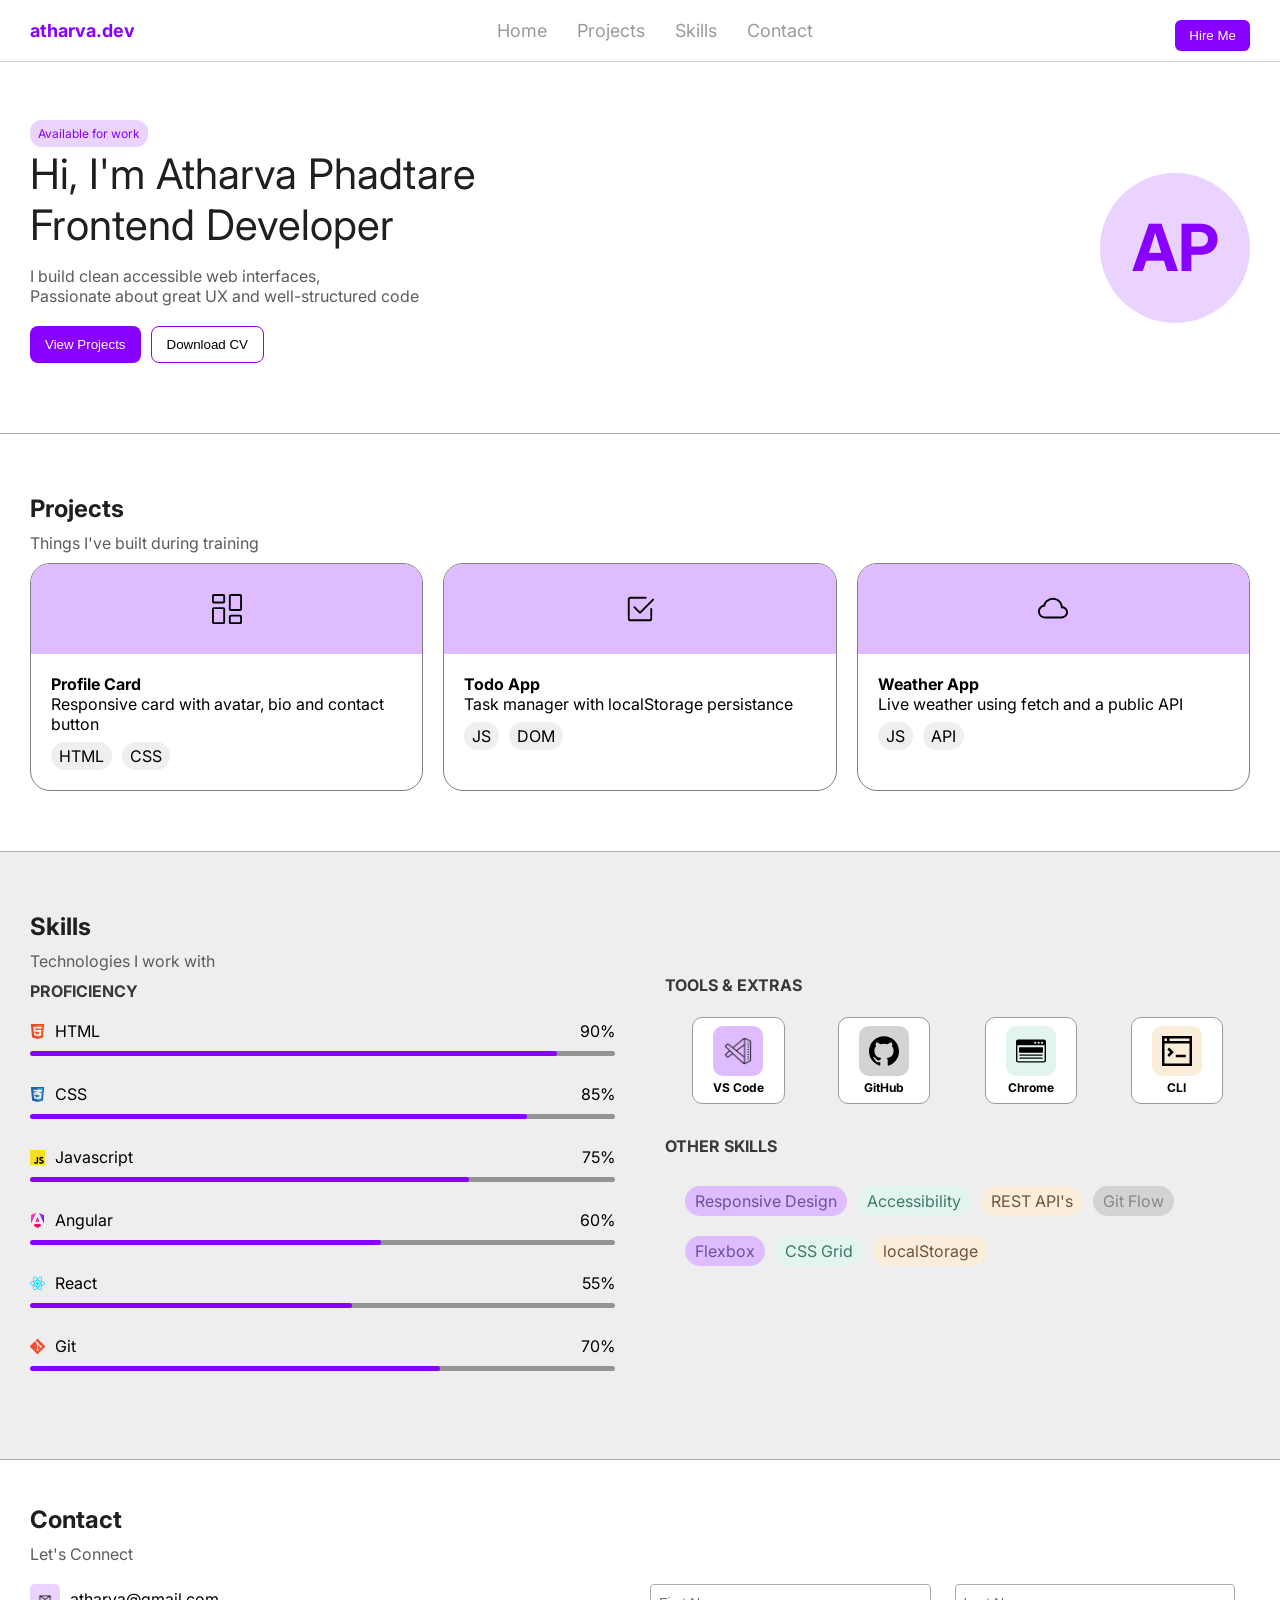
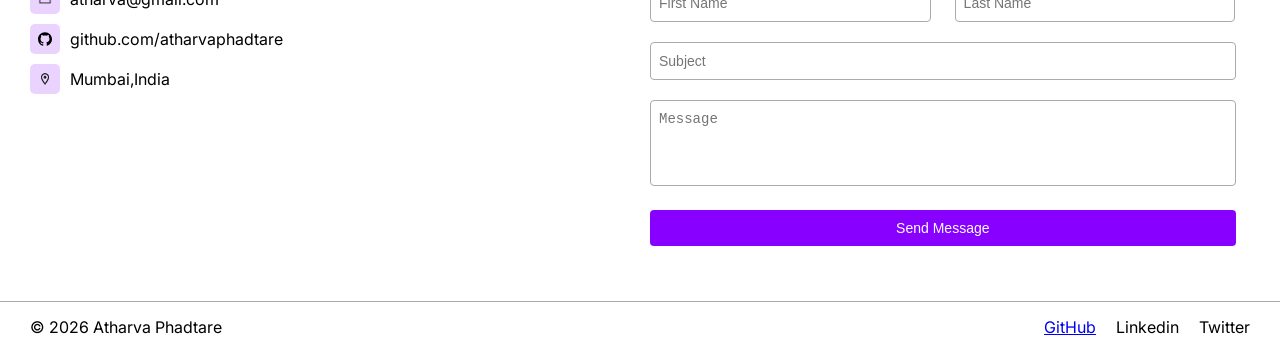
<file: index.html>
<!DOCTYPE html>
<html lang="en">
<head>
    <meta charset="UTF-8">
    <meta name="viewport" content="width=device-width, initial-scale=1.0">
    <title>Atharva Phadtare</title>
    <link rel="stylesheet" href="css/style.css">
    <link rel="preconnect" href="https://fonts.googleapis.com">
<link rel="preconnect" href="https://fonts.gstatic.com" crossorigin>
<link href="https://fonts.googleapis.com/css2?family=Inter:ital,opsz,wght@0,14..32,100..900;1,14..32,100..900&display=swap" rel="stylesheet">
</head>
<body>
    <header>
        <div class="logo">atharva.dev</div>
    <nav class="top-nav">
        <ul>
            <li>
                <a href="#home">Home</a>
            </li>
            <li>
                <a href="#project">Projects</a>
            </li>
            <li>
                <a href="#skills">Skills</a>
            </li>
            <li>
                <a href="#contact">Contact</a>
            </li>
        </ul>
    </nav>
    <button class="hire-me">
        Hire Me
    </button>
    </header>

    <section class="hero" id="home">
        <div class="hero-info">
        <span class="work-badge">
            Available for work
        </span>
        <div class="hero-title">
            Hi, I'm Atharva Phadtare <br> Frontend Developer
        </div>
        <div class="hero-description">I build clean accessible web interfaces,<br> Passionate about great UX and well-structured code</div>
        <div class="hero-btn">
            <button class="hero-btn-wbg">View Projects</button>
            <button class="hero-btn-wobg">Download CV</button>
        </div>
        </div>
        <div class="hero-icon">
            <div class="icon-circle">AP</div>
        </div>
    </section>
    <section class="pro" id="project">
        <div class="pro-headline">Projects</div>
        <div class="pro-des">Things I've built during training</div>
        <div class="pro-container">
            <div class="pro-card">
                <div class="pro-card-up">
                    <img src="icons/columns-gap.svg" class="pro-icons" />
                </div>
                <div class="pro-card-down">
                    <h4>Profile Card</h4>
                    <p>Responsive card with avatar, bio and contact button</p>
                    <div class="pro-tag-flex">
                        <span class="pro-tag">HTML</span>
                        <span class="pro-tag">CSS</span>
                    </div>
                </div>
            </div>
            <div class="pro-card">
                <div class="pro-card-up">
                    <img src="icons/check2-square.svg" class="pro-icons" />
                </div>
                <div class="pro-card-down">
                    <h4>Todo App</h4>
                    <p>Task manager with localStorage persistance</p>
                    <div class="pro-tag-flex">
                        <span class="pro-tag">JS</span>
                        <span class="pro-tag">DOM</span>
                    </div>
                </div>
            </div>
            <div class="pro-card">
                <div class="pro-card-up">
                    <img src="icons/cloud.svg" class="pro-icons" />
                </div>
                <div class="pro-card-down">
                    <h4>Weather App</h4>
                    <p>Live weather using fetch and a public API</p>
                    <div class="pro-tag-flex">
                        <span class="pro-tag">JS</span>
                        <span class="pro-tag">API</span>
                    </div>
                </div>
            </div>
        </div>
    </section>
    <section class="skills" id="skills">

        
        <div class="skills-headline">Skills</div>
        <div class="skills-des">Technologies I work with</div>


        <div class="skills-flex">
        <div class="skills-left">
        <h4 style="padding-bottom: 20px; color: #383838;">PROFICIENCY</h4>
        <div class="skill">
            <div class="skill-info">
                <div class="left">
                    <img src="icons/html-icon.svg" width="15px" height="15px"/>
                    <span>HTML</span>
                </div>
                <span>90%</span>
        </div>
        <div class="progress">
            <div class="progress-bar html"></div>
        </div>
        </div>

        <div class="skill">
            <div class="skill-info">
                <div class="left">
                    <img src="icons/css-icon.svg" width="15px" height="15px"/>
                    <span>CSS</span>
                </div>
                <span>85%</span>
        </div>
        <div class="progress">
            <div class="progress-bar css"></div>
        </div>
        </div>

        <div class="skill">
            <div class="skill-info">
                <div class="left">
                    <img src="icons/javascript-programming-language-icon.svg" width="15px" height="15px"/>
                    <span>Javascript</span>
                </div>
                <span>75%</span>
        </div>
        <div class="progress">
            <div class="progress-bar javascript"></div>
        </div>
        </div>

          <div class="skill">
            <div class="skill-info">
                <div class="left">
                    <img src="icons/angular-icon.svg" width="15px" height="15px"/>
                    <span>Angular</span>
                </div>
                <span>60%</span>
        </div>
        <div class="progress">
            <div class="progress-bar angular"></div>
        </div>
        </div>

        <div class="skill">
            <div class="skill-info">
                <div class="left">
                    <img src="icons/react-js-icon.svg" width="15px" height="15px"/>
                    <span>React</span>
                </div>
                <span>55%</span>
        </div>
        <div class="progress">
            <div class="progress-bar react"></div>
        </div>
        </div>

        <div class="skill">
            <div class="skill-info">
                <div class="left">
                    <img src="icons/git-icon.svg" width="15px" height="15px"/>
                    <span>Git</span>
                </div>
                <span>70%</span>
        </div>
        <div class="progress">
            <div class="progress-bar git"></div>
        </div>
        </div>

        </div>
        <div class="skills-right">
        <h4 style="padding-bottom: 20px; color: #383838;">TOOLS & EXTRAS</h4>
        <div class="tools-grid">
        <div class="tools">
            <img src="icons/icons8-visual-studio-code-2019-64.png" class="tools-icons vs"/>
            <h6>VS Code</h6>
        </div>
        <div class="tools">
            <img src="icons/github-icon.svg" class="tools-icons github"/>
            <h6>GitHub</h6>
        </div>
        <div class="tools">
            <img src="icons/browser-window-black-icon.svg"class="tools-icons chrome" />
            <h6>Chrome</h6>
        </div>
        <div class="tools">
            <img src="icons/Command Interface.svg"  class="tools-icons cli"/>
            <h6>CLI</h6>

        </div>
        </div>
        <h4 style="padding-bottom: 10px; color: #383838;">OTHER SKILLS</h4>
        <div class="skills-other">
            <div class="skills-other-flex">
            <span class="vs-tag">Responsive Design</span>
            <span class="chrome-tag">Accessibility</span>
            <span class="cli-tag">REST API's</span>
            <span class="github-tag">Git Flow</span>
            </div>
            <div class="skills-other-flex">
                <span class="vs-tag">Flexbox</span>
                <span class="chrome-tag">CSS Grid</span>
                <span class="cli-tag">localStorage</span>
            </div>
        </div>
        </div>
        </div>
    </section>
    <section class="contact" id="contact">
        <div class="contact-headline">Contact</div>
        <div class="contact-des">Let's Connect</div>
        <div class="contact-flex">
        <div>


        <div class="contact-opts">
            <img src="icons/icons8-mail-32.png" class="contact-icons"/>
            <p>atharva@gmail.com</p>
        </div>
        <div class="contact-opts">
            <img src="icons/github-icon.svg" class="contact-icons" />
            <p>github.com/atharvaphadtare</p>
        </div>
        <div class="contact-opts">
            <img src="icons/icons8-location-24.png" class="contact-icons" />
            <div>Mumbai,India</div>
        </div>
        </div>
        <div class="contact-form">
            <form>
                <input type="text" id="fname" name="fname" placeholder="First Name" class="form-input fname">
                <input type="text" id="lname" name="lname" placeholder="Last Name" class="form-input fname">
                <input type="text" id="subject" name="subject" placeholder="Subject" class="form-input"><br>
                <textarea type="text" id="message" name="message" placeholder="Message" rows="4" class="form-input"></textarea>
                <button type="submit" class="form-button">Send Message</button>
            </form>
        </div>
        </div>
    </section>
    <footer class="footer">
        <p>&copy; 2026 Atharva Phadtare</p>
        <div class="social">
            <a href="https://github.com/atharva-phadtare-iterforge">GitHub</a>
            <a>Linkedin</a>
            <a>Twitter</a>
        </div>
    </footer>

    <!-- BOTTOM NAVBAR -->
    <nav class="bottom">
        <ul>
        <li class="bottom-btn">
                <a href="#home">
                <img src="icons/home-1-svgrepo-com.svg" class="mob-icons"/>
            <span>Home</span>
        </a>
        </li>
            <li class="bottom-btn">
            <a href="#project">
                    <img src="icons/kanban.svg" class="mob-icons project-icon"/>
                    <span>Project</span>
                </a>
            </li>
        <li class="bottom-btn" >
            <a href="#skills">
                <img src="icons/bar-chart-fill.svg" class="mob-icons"/>
                <span>Skills</span>
            </a>
        </li>
            <li class="bottom-btn">
                <a  href="#contact">
                    <img src="icons/envelope.svg" class="mob-icons"/>
                    <span>Contact</span>
                </a>
            </li>
        </ul>
        </nav>

</body>
</html>
</file>
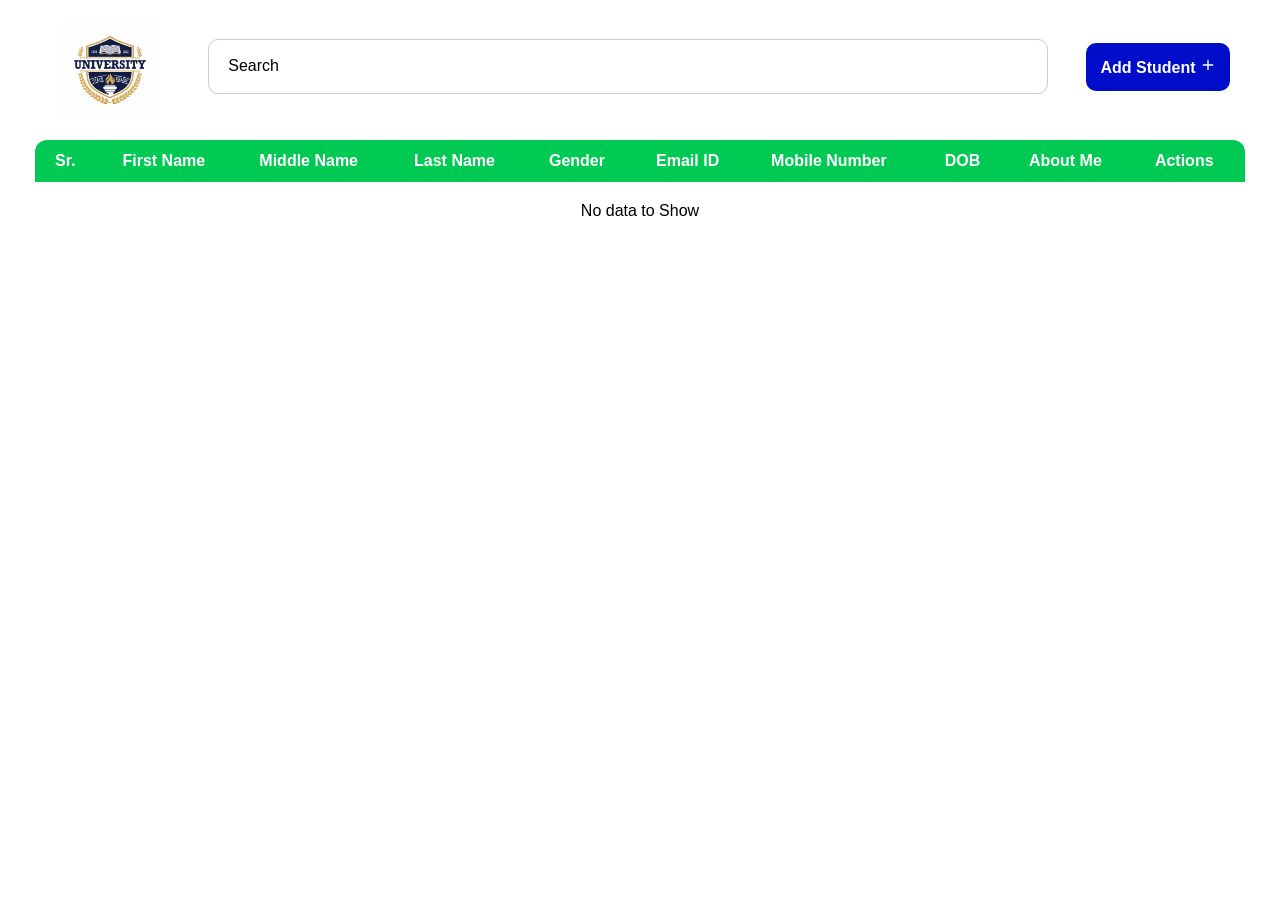
<file: student-form.html>
<!DOCTYPE html>
<html lang="en">
<head>
    <meta charset="UTF-8">
    <meta name="viewport" content="width=device-width, initial-scale=1.0">
    <title>Student Form</title>

    <link rel="stylesheet" href="css/student-form.css">
</head>
<body onclick="readAll()">

    <div class="container">
        <div class="form-container">
            <h2>Student Registration Form</h2>
            <p>Please fill in the form</p>
            <form id="student-form" onsubmit="submitForm(event)" onreset="resetForm()">
                <div class="input-group">
                    <input type="text" id="firstName" autocomplete="off" placeholder=" " onblur="validateFirstName()" oninput="capitalize(this)">
                    <label for="firstName">First Name<span>*</span></label>

                    <small class="error" id="firstNameError"></small>
                </div>

                <div class="input-group">
                    <input type="text" id="middleName"  autocomplete="off" placeholder=" " onblur="validateMiddleName()" oninput="capitalize(this)">
                    <label for="middleName">Middle Name<span>*</span></label>

                    <small class="error" id="middleNameError"></small>
                </div>

                <div class="input-group">
                    <input type="text" id="lastName" autocomplete="off" placeholder=" " onblur="validateLastName()" oninput="capitalize(this)">
                    <label for="lastName">Last Name<span>*</span></label>

                    <small class="error" id="lastNameError"></small>
                </div>

                <div class="gender-box">
        
                    <legend class="gender-title">Gender<span>*</span></legend>

                    <div class="radio-group">
                        <label class="radio-label" >
                        <input type="radio" id="male" name="gender" value="Male" onchange="validateGender()">Male
                        </label>
                        <label class="radio-label">
                        <input type="radio" id="female" name="gender" value="Female" onchange="validateGender()">Female
                        </label>
                    </div>

                    <small class="error" id="genderError"></small>
                </div>

                <div class="input-group">
                    <input type="email" id="email" autocomplete="off" placeholder=" " onblur="validateEmail()" >
                    <label for="email">Email<span>*</span></label>

                    <small class="error" id="emailError" ></small>
                </div>

                <div class="input-group">
                    <input type="tel" id="mobile" autocomplete="off" placeholder=" " maxlength="10" pattern="[0-9]{10}" onblur="validateMobile()">
                    <label for="mobile">Mobile Number<span>*</span></label>

                    <small class="error" id="mobileError"></small>
                </div>

                <div class="input-group">
                    <input type="date" id="birthDate" autocomplete="off" placeholder=" " onchange="validateBirthDate()">
                    <label class="date-label" for="birthDate">Birth Date<span>*</span></label>

                    <small class="error" id="birthDateError"></small>
                </div>

                <div class="about-toggle">
                <label class="checkbox-label">
                    <input type="checkbox" id="enableAboutMe" onchange="toggleAboutSection()" >
                    Add About Me
                </label>

                <div class="input-group aboutCheck">    
                    <div id="aboutSection">
                    <textarea id="aboutMe" rows="8" maxlength="1024" placeholder=" "onblur="validateAboutMe()" oninput="updateCharacterCount()"></textarea>
                    <label for="aboutMe"></label>
                    
                    <div class="about-footer">
                        
                        <small class="error" id="aboutError"></small>
                        <small id="characterCount">0 / 1024</small>
                    </div>
                </div>
            </div>
                </div>
                <div class="button-group">
                <button type="submit" class="submit-btn">Register</button>
                <button type="reset" class="cancel-btn">Cancel</button>
                </div>
        </form>
    </div>
        <div class="search-flex">
            <img src="./icons/logo.jpg" class="logo-sms" />
            <div class="search-box input-group">
                <input type="text"  id="search" placeholder=" " onkeyup="searchStudent()" >
                <label for="search">Search</label>
            </div>
        <div class="add-button">
        <button class="add-btn" onclick="create()"><span>Add Student</span> <svg xmlns="http://w3.org" viewBox="0 0 24 24" width="16" height="16" fill="currentColor">
  <path d="M19 11h-6V5c0-.6-.4-1-1-1s-1 .4-1 1v6H5c-.6 0-1 .4-1 1s.4 1 1 1h6v6c0 .6.4 1 1 1s1-.4 1-1v-6h6c.6 0 1-.4 1-1s-.4-1-1-1z"/>
</svg></button>
        </div>
        </div>

        <div class="table-container">
            <table>
                <thead>
                    <th>Sr.</th>
                    <th id="firstNameHeader" onclick="sortTable('firstName', this)">First Name</th>
                    <th>Middle Name</th>
                    <th id="lastNameHeader" onclick="sortTable('lastName', this)">Last Name</th>
                    <th id="genderHeader" onclick="sortTable('gender', this)">Gender</th>
                    <th id="emailHeader" onclick="sortTable('email', this)">Email ID</th>
                    <th id="mobileHeader" onclick="sortTable('mobile', this)">Mobile Number</th>
                    <th id="birthDateHeader" onclick="sortTable('birthDate', this)">DOB</th>
                    <th>About Me</th>
                    <th>Actions</th>
                </thead>
                <tbody class="data-table">

                </tbody>
            </table>
            <div id="pagination"></div>
        </div>
    </div>

    <div id="confirmModal" class="modal">
        <div class="modal-content">
            <h3 id="modalTitle">Confirmation</h3>

            <p id="modalMessage">
                Are you Sure?
            </p>

            <div class="modal-button">
                <button id="yesBtn">Yes</button>
                <button id="noBtn">No</button>
            </div>
        </div>
    </div>

    <script src="js/student-form.js"></script>
    
</body>
</html>
</file>
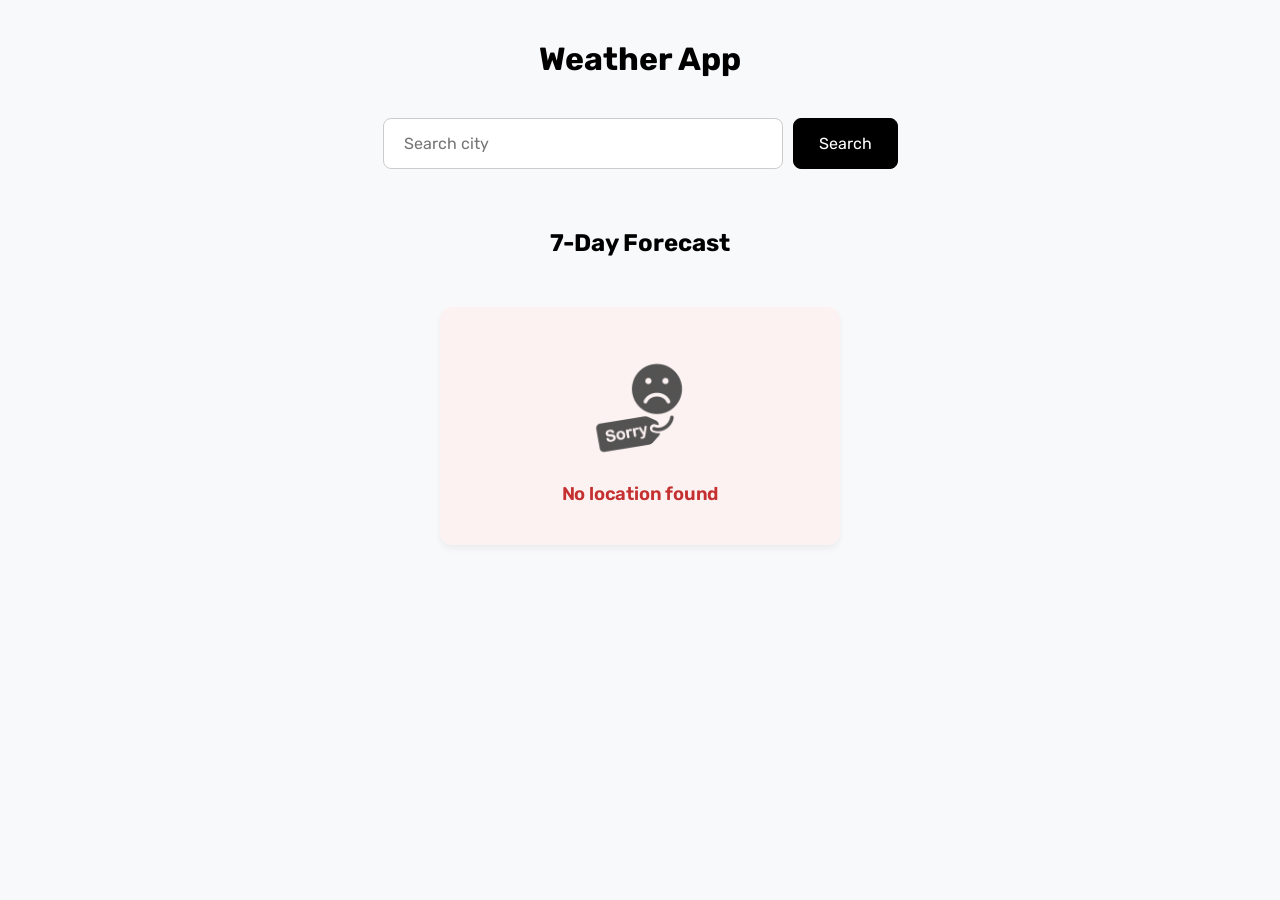
<file: weather.html>
<!DOCTYPE html>
<html lang="en">
<head>
    <meta charset="UTF-8">
    <meta name="viewport" content="width=device-width, initial-scale=1.0">
    <title>Weather App</title>

    <link rel="stylesheet" href="css/weather.css">
    <link rel="preconnect" href="https://fonts.googleapis.com">
    <link rel="preconnect" href="https://fonts.gstatic.com" crossorigin>
    <link href="https://fonts.googleapis.com/css2?family=Rubik:ital,wght@0,300..900;1,300..900&display=swap" rel="stylesheet">
</head>
<body>
    <h1 class="title">Weather App</h1>
    <div class="search-box">
            <input type="search" id="locationInput" class="input-search" placeholder="Search city" >
            <button type="submit" id="searchButton" onclick="searchLocation()">Search</button>
    </div>
    <div class="results">
        <div class="result-container" id="resultsCard">
            <div class="card-overlay"></div>
            <div class="icon-flex">
                <div>
                    <h4 id="result-city"></h4>
                    <h4 id="temperature">35 °C</h4>
                    <h5 id="temperature-max">41 °C</h5>
                    <h5 id="temperature-min">28 °C</h5>
                </div>
            <div>
                <img id="temperature-icon" alt="weather icon" />
                <h5 id="result-description" class="main-desc"></h5>
            </div>
            </div>
        </div>
    </div>
    <div id="loading" class="loading-container">
        <div class="spinner"></div>
        <p>Loading...</p>
    </div>
    <h2 style="text-align: center; margin-top: 30px;">7-Day Forecast</h2>
    <div id="forecast-container"></div>

    <script src="js/weather.js"></script>
</body>
</html>
</file>
<file: css/style.css>
* {
    margin: 0;
    padding: 0;
    box-sizing: border-box;
}

body {
    font-family: Inter, 'sans-serif';
}

html {
    scroll-behavior: smooth;
}

/* ------------------------------- */
/* ----------- HEADER ------------ */
/* ------------------------------- */

header {
    display: flex;
    
    justify-content: space-between;
    padding: 10px 30px;
    padding-top: 20px;
    border-bottom: 1px solid #d3d3d3;

    position: sticky;
    top: 0;
    z-index: 1000;
    background-color: #fff;
}

.logo {
    color: #8800ff;
    font-size: 18px;
    font-weight: bolder;
}


.top-nav ul {
    display: flex;
    list-style-type: none;
    align-items: center;
    justify-content: space-around;
    gap: 30px;
}

.top-nav a {
    text-decoration: none;
    color: #9b9b9b;
    font-size: 18px;
    align-items: center;
    justify-items: center;
}

.top-nav a:hover {
    color:#8800ff
}

.hire-me {
    background-color: #8800ff;
    color: #fff;
    padding: 8px 14px;
    border: none;
    border-radius: 6px;
}

.bottom {
    display: none;
}

@media screen and (max-width: 767px) {
    .top-nav {
        display: none;
    }

    .bottom {
        display: flex;
        justify-content: space-between;
        position: sticky;
        z-index: 100;
        bottom: 0;
        left: 0;
        padding: 10px 25px;
        background-color: #fff;
        border-top: 5px solid #9b9b9b;

    }

    .bottom ul {
        display: flex;
        list-style-type: none;
        align-items: center;
        justify-content: space-around;
        gap: 50px;
    }

    .bottom a {
        text-decoration: none;
        color: #9b9b9b;
        font-size: 16px;
        align-items: center;
        justify-items: center;
        padding: 0;
        width: 100%;
    }

    .mob-icons {
        width: 25px;
        height: 25px;
        color: #9b9b9b;
        align-content: center;
        margin-left: 8px;

    }

    .bottom-btn {
        color: #5c5c5c;
    }

    .bottom-button.active {
        background-color: #8800ff;
    }
    
    
}

/* ----------------------------- */
/* ----------- HERO ------------ */
/* ----------------------------- */

.hero {
    display: flex;
    justify-content: space-between;
    align-items: center;
    padding: 60px 30px;
    gap: 20%;
    border-bottom: 1px solid #aaaaaa;
}

.work-badge {
    color: #8800ff;
    background-color: #ead3ff;
    font-size: 12px;
    padding: 6px 8px;
    margin: 8px 0px;
    border-radius: 12px;
}

.hero-title {
    font-size: 42px;
    color: #1f1f1f;
    padding: 6px 0px;
}

.hero-description {
    color: #5c5c5c;
    padding: 10px 0px;
    font-size: 16px;
}

.hero-btn {
    display: flex;
    justify-content: left;
    gap: 10px;
    padding: 10px 0px;
}

.hero-btn-wbg {
    padding: 10px 15px;
    background-color: #8800ff;
    color: #fff;
    border: none;
    border-radius: 8px;

}

.hero-btn-wobg {
    padding: 10px 15px;
    border: 1px solid #8800ff;
    border-radius: 8px;
    background-color: #fff;
}

.hero-icon {
    display: flex;
    justify-content: right;
    flex: 1;
}

.icon-circle {
    width: 150px;
    height: 150px;
    border-radius: 50%;
    display: flex;
    justify-content: center;
    align-items: center;

    font-size: 65px;
    font-weight: bold;
    background-color: #ead3ff;
    color: #8800ff;
}

@media screen and (max-width: 767px) {
    .hero-title {
    font-size: 24px;
    color: #1f1f1f;
    }

    .hero {
        flex-direction: column-reverse;
        align-items: center;
    }

    .hero-info {
        display: flex;
        flex-direction: column;
        align-items: center;
    }

    .hero-icon {
        padding-bottom: 20px;
    }

    .work-badge {
        display: inline-flex;
        align-items: center;
        justify-content: center;
        width: fit-content;

    }

    .hero-title {
        text-align: center;
    }

    .hero-description {
        text-align: center;
    }

    .hero-btn {
        display: flex;
        justify-content: center;
        align-items: center;
    }
}

/* --------------------------------- */
/* ----------- PROJECTS ------------ */
/* --------------------------------- */

.pro {
    padding: 60px 30px;
    border-bottom: 1px solid #aaaaaa;
}

.pro-headline {
    font-size: 24px;
    font-weight: bold;
    color:#1f1f1f;
}

.pro-des {
    color: #5c5c5c;
    padding: 10px 0px;
}

.pro-container {
    display: grid;
    grid-template-columns: 1fr 1fr 1fr;
    gap: 20px;
}

.pro-card {
    border: 1px solid #808080;
    border-radius: 20px;
    overflow: hidden;

}

.pro-card-up {
    height: 90px;
    background-color: #dfbbff;
    display: flex;
    justify-content: center;
    align-items: center;
    
}

.pro-card-down {
    padding: 20px;
   
}

.pro-card-down h4 p{
    margin-bottom: 8px;
   
}

.pro-icons {
    height: 30px;
    width: 30px;
    background-color: #dfbbff;
}

.pro-tag-flex {
    display: flex;
    justify-content: left;
    align-items: center;
    gap: 10px;
    padding-top: 8px;
}

.pro-tag {
    background-color: #efefef;
    border-radius: 15px;
    padding: 4px 8px;
}

@media screen and (max-width: 767px) {
    .pro-container {
        grid-template-columns: 1fr;
    }
}

/* ------------------------------- */
/* ----------- SKILLS ------------ */
/* ------------------------------- */

.skills {
    width: 100%;
    padding: 60px 30px;
    border-bottom: 1px solid #aaaaaa;
    background-color: #eeeeee;
}


.skills-headline {
    font-size: 24px;
    font-weight: bold;
    color:#1f1f1f;
}

.skills-des {
    color: #5c5c5c;
    padding: 10px 0px;
}

.skill {
    margin-bottom: 28px;
}

.skill-info {
    display: flex;
    justify-content: space-between;
    align-items: center;
    margin-bottom: 10px;
}

.left {
    display: flex;
    align-items: center;
    gap: 10px;
}

.progress {
    width: 100%;
    height: 5px;
    background-color: #949494;
    border-radius: 10px;
    overflow: hidden;
}

.progress-bar {
    height: 100%;
    background-color: #8800ff;
    border-radius: 10px;
}

.html {
    width: 90%;
}

.css {
    width: 85%;
}

.javascript {
    width: 75%;
}

.angular {
    width: 60%;
}

.react {
    width: 55%;
}

.git {
    width: 70%;
}

.skills-flex {
    display: flex;
    justify-content: center;
    align-items: center;
    gap: 50px;
    
}

.skills-left {
    width: 50%;
}

.skills-right {
    width: 50%;
    margin-top: -120px;
}

.tools-grid {
    display: grid;
    grid-template-columns: 1fr 1fr 1fr 1fr;
    justify-items: center;
    padding-bottom: 30px;
}

.tools {
    justify-content: center;
    align-items: center;
    padding: 20px 50px;
    border: 1px solid #9b9b9b;
    border-radius: 10px;
    background-color: #fff;
}

.tools-icons {
    width: 50px;
    height: 50px;
    color: #000;
    padding: 10px;
    border-radius: 10px;
}

.vs {
    background-color: #dfbbff;
}

.vs-tag {
    background-color: #dfbbff;
    padding: 5px 10px;
    border-radius: 20px;
    color: #6a529f;
}

.github {
    background-color: #d3d3d3;
}

.github-tag {
    background-color: #d3d3d3;
    padding: 5px 10px;
    border-radius: 20px;
    color:#898782;
}

.chrome {
    background-color: #e1f5ee;
    color: #3e796c;
}

.chrome-tag {
    background-color: #e1f5ee;
    color: #3e796c;
    padding: 5px 10px;
    border-radius: 20px;
}

.cli {
    background-color: #faeeda;
}

.cli-tag {
    background-color: #faeeda;
    color: #70533f;
    padding: 5px 10px;
    border-radius: 20px;
}

.tools h6 {
    align-items: center;
    text-align: center;
    font-size: 12px;
}

.skills-other-flex {
    margin: 20px;
}

@media screen and (max-width: 767px) {
    .skills-flex {
        flex-direction: column;
    }

    .skills-left {
        width: 100%;
    }

    .skills-right {
        width: 100%;
        padding-top: 60px;
    }

    .tools-grid {
        grid-template-columns: repeat(4, 1fr);
    }

    .tools {
        margin: 5px 0px;
    }


    .tools {
        padding: 5px 10px;
    }

    .tools-icon {
        padding: 0;
        width: 20px;
        height: 20px;
    }

    .skills-other-flex {
        display: flex;
        flex-wrap: wrap;
        gap: 10px;
        align-items: center;
    }

}

@media screen and (max-width: 1024px) {
    .tools {
        margin: 2px;
        padding: 8px 20px;
    }

    .skills-other-flex {
        display: flex;
        flex-wrap: wrap;
        gap: 10px;
        align-items: center;
    }
}

@media screen and (max-width: 1440px) {
    .tools {
        margin: 2px;
        padding: 8px 20px;
    }

    .skills-other-flex {
        display: flex;
        flex-wrap: wrap;
        gap: 10px;
        align-items: center;
    }
}

/* -------------------------------- */
/* ----------- CONTACT ------------ */
/* -------------------------------- */

.contact {
    width: 100%;
    padding: 45px 30px;
    border-bottom: 1px solid #aaaaaa;
}


.contact-headline {
    font-size: 24px;
    font-weight: bold;
    color:#1f1f1f;
}

.contact-des {
    color: #5c5c5c;
    padding: 10px 0px;
}

.contact-opts {
    display: flex;
    justify-items: center;
    align-items: center;
    margin: 10px;
    margin-left: 0px;
    width: 50%;
}

.contact-icons {
    width: 30px;
    height: 30px;
    padding: 8px;
    border-radius: 5px;
    background-color: #ead3ff;
    color: #6a529f;
    margin-right: 10px;
}

.contact-flex {
    display: flex;
    justify-content: space-between;
    align-items: top;
    gap: 40px;
}

.contact-form {
    width: 50%;

}

.form-input {
    width: 96%;
    padding: 10px 8px;
    border: 1px solid #aaaaaa;
    margin: 10px;
    border-radius: 4px;
    font-size: 14px;
    outline: none;
}

.fname {
    width: 46%;
}

.form-button {
    width: 96%;
    padding: 10px 8px;
    margin: 10px;
    border-radius: 4px;
    font-size: 14px;
    color: #fff;
    background-color: #8800ff;
    border: none;
}

@media screen and (max-width: 767px) {
    .contact-flex {
        flex-direction: column;
    }

    .contact-form {
        width: 100%;
    }

    .fname {
        width: 96%;
    }
}

@media screen and (max-width: 1024px) {
    .fname {
        width: 96%;
    }
}

/* -------------------------------- */
/* ----------- CONTACT ------------ */
/* -------------------------------- */

.footer {
    width: 100%;
    padding: 15px 30px;
    display: flex;
    justify-content: space-between;
    align-items: center;

}

textarea {
    resize: none;
}

.social {
    display: flex;
    gap: 20px;
}

@media screen and (max-width: 767px) {
    .footer {
        display: flex;
        flex-direction: column;
        justify-content: center;
        align-items: center;
    }

    .social {
        padding-top: 10px;
    }
}
</file>
<file: css/student-form.css>
* {
    margin: 0;
    padding: 0;
    box-sizing: border-box;
    font-family: 'Inter', sans-serif;
}

.container {
    width: 100%;
    display: flex;
    flex-direction: column;
    align-items: center;
    justify-content: center;
}

.form-container {
    display: none;
    width: 100%;
    max-width: 600px;
    margin: 20px 0px;
    background-color: #fff;
    padding: 35px;
    border-radius: 18px;
}

.form-container h2 {
    text-align: center;
    color: #1c1c1c;
    margin-bottom: 30px;
}

.form-container p {
    text-align: center;
    color: #777;
    margin-bottom: 30px;
}

@media screen and (max-width: 767px) {
    .card {
        margin: 10px;
    }
}

/*--------------------*/
/*------- FORM -------*/
/*--------------------*/

.input-group {
    position: relative;
    width: 100%;
    margin-bottom: 28px;
}


.input-group input,
.input-group textarea {
    width: 100%;
    height: 55px;
    padding: 16px 15px;
    border: 1px solid #ccc;
    border-radius: 10px;
    outline: none;
    font-size: 15px;
    background: transparent;
    transition: 0.3s;
    resize: none;
}

.input-group input:focus,
.input-group textarea:focus {
    border-color: #000;
}

.input-group label {
    position: absolute;
    left: 15px;
    top: 50%;
    transform: translateY(-50%);
    background: #fff;
    padding: 0 5px;
    transition: 0.25s;
    pointer-events: none;
}


.input-group input:focus + label,
.input-group textarea:focus + label,
.input-group input.active + label,
.input-group textarea.active + label {
    top: 0px;
    transform: translateY(-50%);
    font-size: 12px;
    color: #000;
}

#birthDate:focus + label,
#birthDate.active + label {
    top: 0;
    transform: translateY(-50%);
    font-size: 12px;
}


.gender-box {
    margin-bottom: 28px;
}

.gender-title {
    font-weight: 500;
    color: #555;
}

.gender-title span {
    color: red;
}

.radio-group {
    display: flex;
    gap: 25px;
    margin-top: 15px;
}

.radio-group label {
    display: flex;
    align-items: center;
    gap: 8px;
    cursor: pointer;
}

.about-toggle {
    margin-bottom: 28px;

}

.about-toggle label {
    display: flex;
    align-items: center;
    gap: 10px;
    cursor: pointer;
    font-weight: 500;
}

textarea:disabled {
    background: #f2f2f2;
    cursor: not-allowed;
}

.about-footer {
    display: flex;
    justify-content: space-between;
    align-items: center;

}

#characterCount {
    color:#777;
    font-size: 13px;
}

.button-group {
    display: flex;
    justify-content: space-between;
    gap: 20px;
}

.submit-btn {
    width: 100%;
    padding: 14px;
    border: none;
    border-radius: 10px;
    font-size: 16px;
    font-weight: 600;
    cursor: pointer;
    transition: 0.3s;
    background-color: #00c954;
    color: #fff;
}

.cancel-btn {
    width: 100%;
    padding: 14px;
    border: none;
    border-radius: 10px;
    font-size: 16px;
    font-weight: 600;
    cursor: pointer;
    transition: 0.3s;
    background-color: #ff2020;
    color: #fff;
}

input:focus,
textarea:focus {
    box-shadow: 0 0 0 3px rgba(108, 76, 241, .12);
}

/*------REQUIRED------*/



/*------- ERROR ------*/

.error {
    display: block;
    color: #dc2626;
    margin-top: 6px;
    font-size: 13px;
}

.add-btn {
    width: 100%;
    padding: 14px;
    border: none;
    border-radius: 10px;
    font-size: 16px;
    font-weight: 600;
    cursor: pointer;
    transition: 0.3s;
    background-color: #000dc9;
    color: #fff;
}

.add-button {
    padding: 5px 10px;
    height: 55px;
    margin-bottom: 30px;
}

.table-container {
    overflow-x: auto;
    width: 100%;
    border-radius: 18px;
    padding: 0px 35px;
}

table {
  border-collapse: collapse;
  width: 100%;
  
}

table th:first-child {
  border-top-left-radius: 12px;
}

table th:last-child  {
  border-top-right-radius: 12px;
}

td, th {
  padding: 20px;
}

tr:nth-child(even){background-color: #f2f2f2;}

tr:hover {background-color: #ddd;}

th {
  padding-top: 12px;
  padding-bottom: 12px;
  text-align: left;
  background-color: #00C954;
  color: white;
  cursor: pointer;
  user-select: none;
}

.search-flex {
    padding: 0px 40px;
    width: 100%;
    display: flex;
    justify-content: space-between;
    align-items: center;
    margin-top: 20px;

}

.search-box {
    width: 70%;
}

@media screen and (max-width: 767px) {
    .search-box {
        width: 70%;
    }

    .logo-sms {
        width: 50px !important;
        height: 50px !important;
        margin: 0px 20px;
        margin-bottom: 20px;
    }

    .add-btn {
    width: 100%;
    padding: 14px;
    border: none;
    border-radius: 10px;
    font-size: 12px;
    font-weight: 600;
    cursor: pointer;
    transition: 0.3s;
    background-color: #000dc9;
    color: #fff;
    }

    .add-btn span {
        display: none;
    }

    .search-flex {
        padding: 0px;
    }

}

@media screen and (max-width: 1023px) {
    .search-box {
        width: 400px;
    }
}



#pagination{
    display:flex;
    justify-content:center;
    align-items:center;
    gap:8px;
    margin:20px 0;
}

#pagination button{
    padding:8px 14px;
    border:none;
    border-radius:6px;
    background:#28a745;
    color:white;
    cursor:pointer;
}

#pagination button:hover:not(:disabled){
    background:#218838;
}

#pagination button:disabled{
    background:#bdbdbd;
    cursor:not-allowed;
}

.edit {
    width: 100%;
    padding: 6px 1px;
    border: none;
    border-radius: 10px;
    font-size: 16px;
    font-weight: 600;
    cursor: pointer;
    transition: 0.3s;
    background-color: #000dc9;
    color: #fff;
}

.delete {
    width: 100%;
    margin-top: 2px;
    padding: 6px 1px;
    border: none;
    border-radius: 10px;
    font-size: 16px;
    font-weight: 600;
    cursor: pointer;
    transition: 0.3s;
    background-color: #c90000;
    color: #fff;
}

@media screen and (max-width: 767px) {
    .edit span {
        display: none;
}

.delete span{
        display: none;
}
}

@media screen and (max-width: 1023px) {
    .edit span {
        display: none;
}

.delete span{
        display: none;
}
}

.table-icons {
    width: 15px;
    height: 15px;
    color: #fff;
}

.about-css {
    word-break: break-all;
    overflow-y: scroll;
    height: 50px;
    
}

.about-css::-webkit-scrollbar{
    display: none;
}

.logo-sms {
    width: 100px;
    height: 100px;
    margin: 0px 20px;
    margin-bottom: 20px;
}

/*-----MODAL------*/

.modal {
    display: none;
    position: fixed;
    left: 0;;
    top: 0;
    width: 100%;
    height: 100%;
    background: #9c9c9c;
    justify-content: center;
    align-items: center;
    z-index: 1000;
}

.modal-content {
    background: #fff;
    padding: 25px;
    width: 350px;
    border-radius: 10px;
    text-align: center;

}

.modal-content h3 {
    margin-bottom: 15px;

}

.modal-content p {
    margin-bottom: 20px;
}

.modal-buttons {
    display: flex;
    justify-content: center;
    gap: 15px;
}

.modal-buttons button{
    padding: 10px 20px;
    border: none;
    border-radius: 5px;
    cursor: pointer;
}

#yesBtn {
    margin-top: 2px;
    padding: 6px 12px;
    border: none;
    border-radius: 10px;
    font-size: 16px;
    font-weight: 600;
    cursor: pointer;
    transition: 0.3s;
    background-color: #1db000;
    color: #fff;
}

#noBtn {
    margin-top: 2px;
    padding: 6px 12px;
    border: none;
    border-radius: 10px;
    font-size: 16px;
    font-weight: 600;
    cursor: pointer;
    transition: 0.3s;
    background-color: #c90000;
    color: #fff;
}

.no-data {
    text-align: center;
}
</file>
<file: css/weather.css>
* {
    margin: 0;
    padding: 0;
    box-sizing: border-box;
    font-family: 'Rubik', sans-serif;
}

body {
    background-color: #f7f9fa;
    padding: 20px;
}

.title {
    display: flex;
    justify-content: center;
    margin: 20px 0px 10px 0px;
}

/* ----- SEARCH BOX ----- */

.search-box {
    width: 100%;
    display: flex;
    justify-content: center;
    align-items: center;
    padding: 30px 0px;
}

.search-box input {
    width: 50%;
    max-width: 400px;
    padding: 15px 20px;
    border-radius: 8px;
    border: 1px solid #ccc;
    font-size: 16px;
}

#searchButton {
    padding: 15px 25px;
    border: 1px solid #000;
    border-radius: 8px;
    background-color: #000;
    color: #fff;
    cursor: pointer;
    font-size: 16px;
    margin-left: 10px;
}

#searchButton:hover {
    background-color: #333;
}

/* ----- CURRENT WEATHER ----- */

.result-container {
    position: relative;
    overflow: hidden;   
    max-width: 800px;
    margin: 20px auto;
    border-radius: 16px;
}

.icon-flex {
    display: flex;
    justify-content: space-between;
    align-items: center;
    max-width:800px;
    margin: 20px auto;
    border: 1px solid #e0e0e0;
    border-radius: 16px;
    padding: 25px;
    box-shadow: 0 4px 6px rgba(0,0,0,0.05);
}

#result-city {
    font-size: 32px;
    font-weight: 700;
}

#temperature-icon {
    width: 80px;
    height: 80px;
}

#temperature {
    font-size: 48px;
    font-weight: 700;
}

#temperature-max, #temperature-min {
    font-size: 16px;
    color: #555;
    margin-top: 4px;
}

/* ----- 7 DAYS FORECAST CARDS ----- */

#forecast-container {
    display: flex;
    flex-direction: row;
    gap: 15px;
    justify-content: flex-start;
    margin: 20px auto;
    padding: 10px 20px;
    max-width: 1200px;
    overflow-x: auto;
}


.weather-card {
    display: flex;
    flex-direction: column;
    align-items: center;
    justify-content: space-between;
    padding: 20px 15px;
    border: 1px solid rgba(0, 0, 0, 0.08);
    border-radius: 12px;
    box-shadow: 0 4px 10px rgba(0, 0, 0, 0.03);
    text-align: center;
    transition: transform 0.2s ease;
}

.card-overlay {
    position: absolute;
    top: 0;
    left: -100%;
    width: 30%; 
    height: 100%;
    background: linear-gradient(
        90deg,
        rgba(255, 255, 255, 0) 0%,
        rgba(255, 255, 255, 0.45) 50%,
        rgba(255, 255, 255, 0) 100%
    );
    transform: skewX(-20deg);
    pointer-events: none;
}

.result-container:hover .card-overlay {
    animation: shineSweepOnHover 0.75s ease-in-out forwards;
}

@keyframes shineSweepOnHover {
    0% {
        left: -100%;
    }
    100% {
        left: 150%;
    }
}

.weather-card:hover {
    transform: translateY(-5px);
}

.weather-card h3 {
    font-size: 16px;
    font-weight: 500;
    color: #333;
    margin-bottom: 10px;
}

.card-icon-flex {
    display: flex;
    flex-direction: column;
    align-items: center;
    gap: 8px;
    margin-bottom: 15px;
}

.card-icon-flex div {
    font-size: 20px;
    font-weight: 600;
    color: #111;
}

.forecast-icon {
    width: 45px;
    height: 45px;
}

.weather-card .high-low {
    font-size: 14px;
    color: #666;
}

.main-desc {
  margin: 4px 0 8px 0;
  font-size: 1.15rem;
  font-weight: 500;
  opacity: 0.85;
  text-transform: capitalize;
  display: flex;
  justify-content: center;
}


/* ---- LOC NOT FOUND ERROR ---- */
.error {
  display: flex;
  flex-direction: column;
  align-items: center;
  justify-content: center;
  text-align: center;
  width: 100%;
  padding: 40px 20px;
  background-color: #fdf2f2;
  border-radius: 12px;
  box-shadow: 0 4px 6px rgba(0, 0, 0, 0.05);
  margin: 20px auto;
  max-width: 400px;
}

.error-image {
  width: 120px;
  height: 120px;
  object-fit: contain;
  margin-bottom: 16px;
  opacity: 0.9;
}

.error-text {
  color: #c53030;
  font-family: inherit;
  font-size: 1.15rem;
  font-weight: 600;
  margin: 0;
  letter-spacing: -0.2px;
}


/* ---- LOADING SPINNER ---- */
.loading-container {
  display: none;
  flex-direction: column;
  align-items: center;
  justify-content: center;
  padding: 40px;
  width: 100%;
}


.spinner {
  width: 40px;
  height: 40px;
  border: 4px solid #f3f3f3;
  border-top: 4px solid #3498db;
  border-radius: 50%;
  animation: spin 1s linear infinite;
  margin-bottom: 12px;
}

@keyframes spin {
  0% { transform: rotate(0deg); }
  100% { transform: rotate(360deg); }
}
</file>
